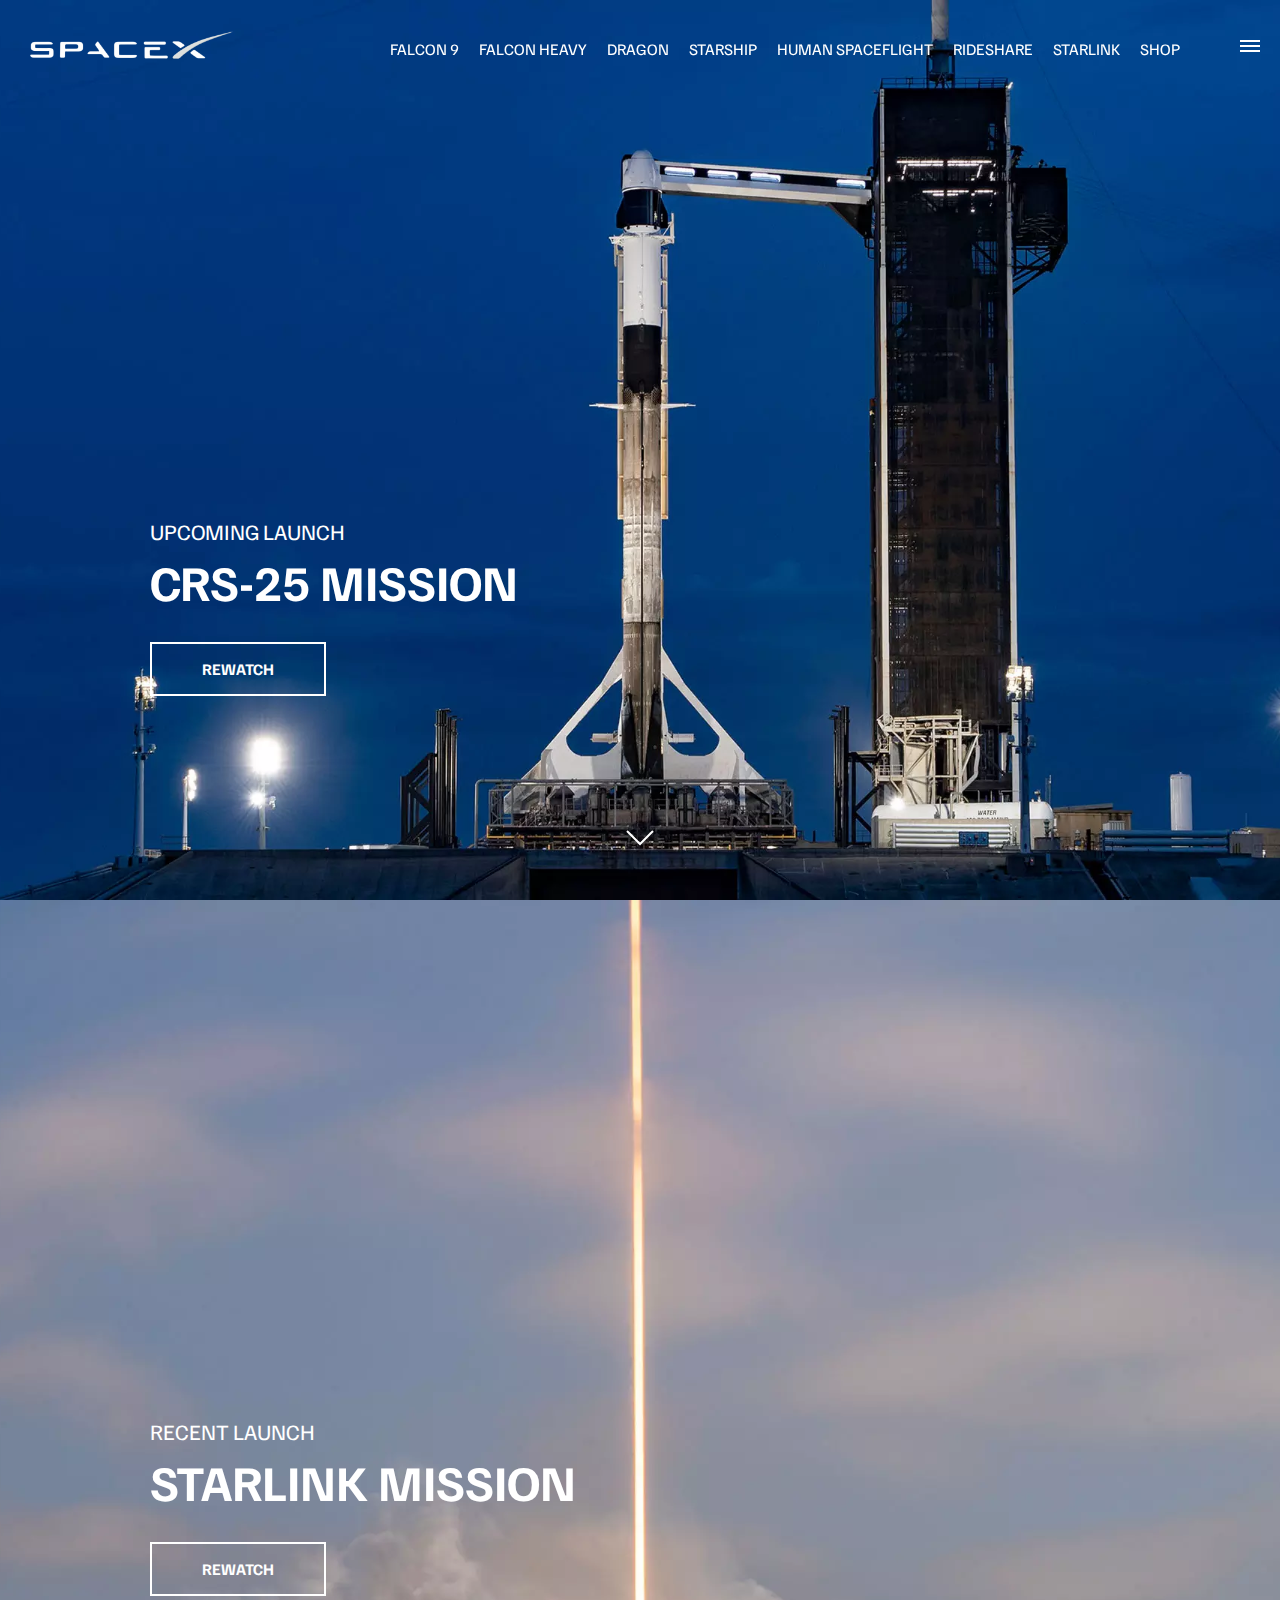
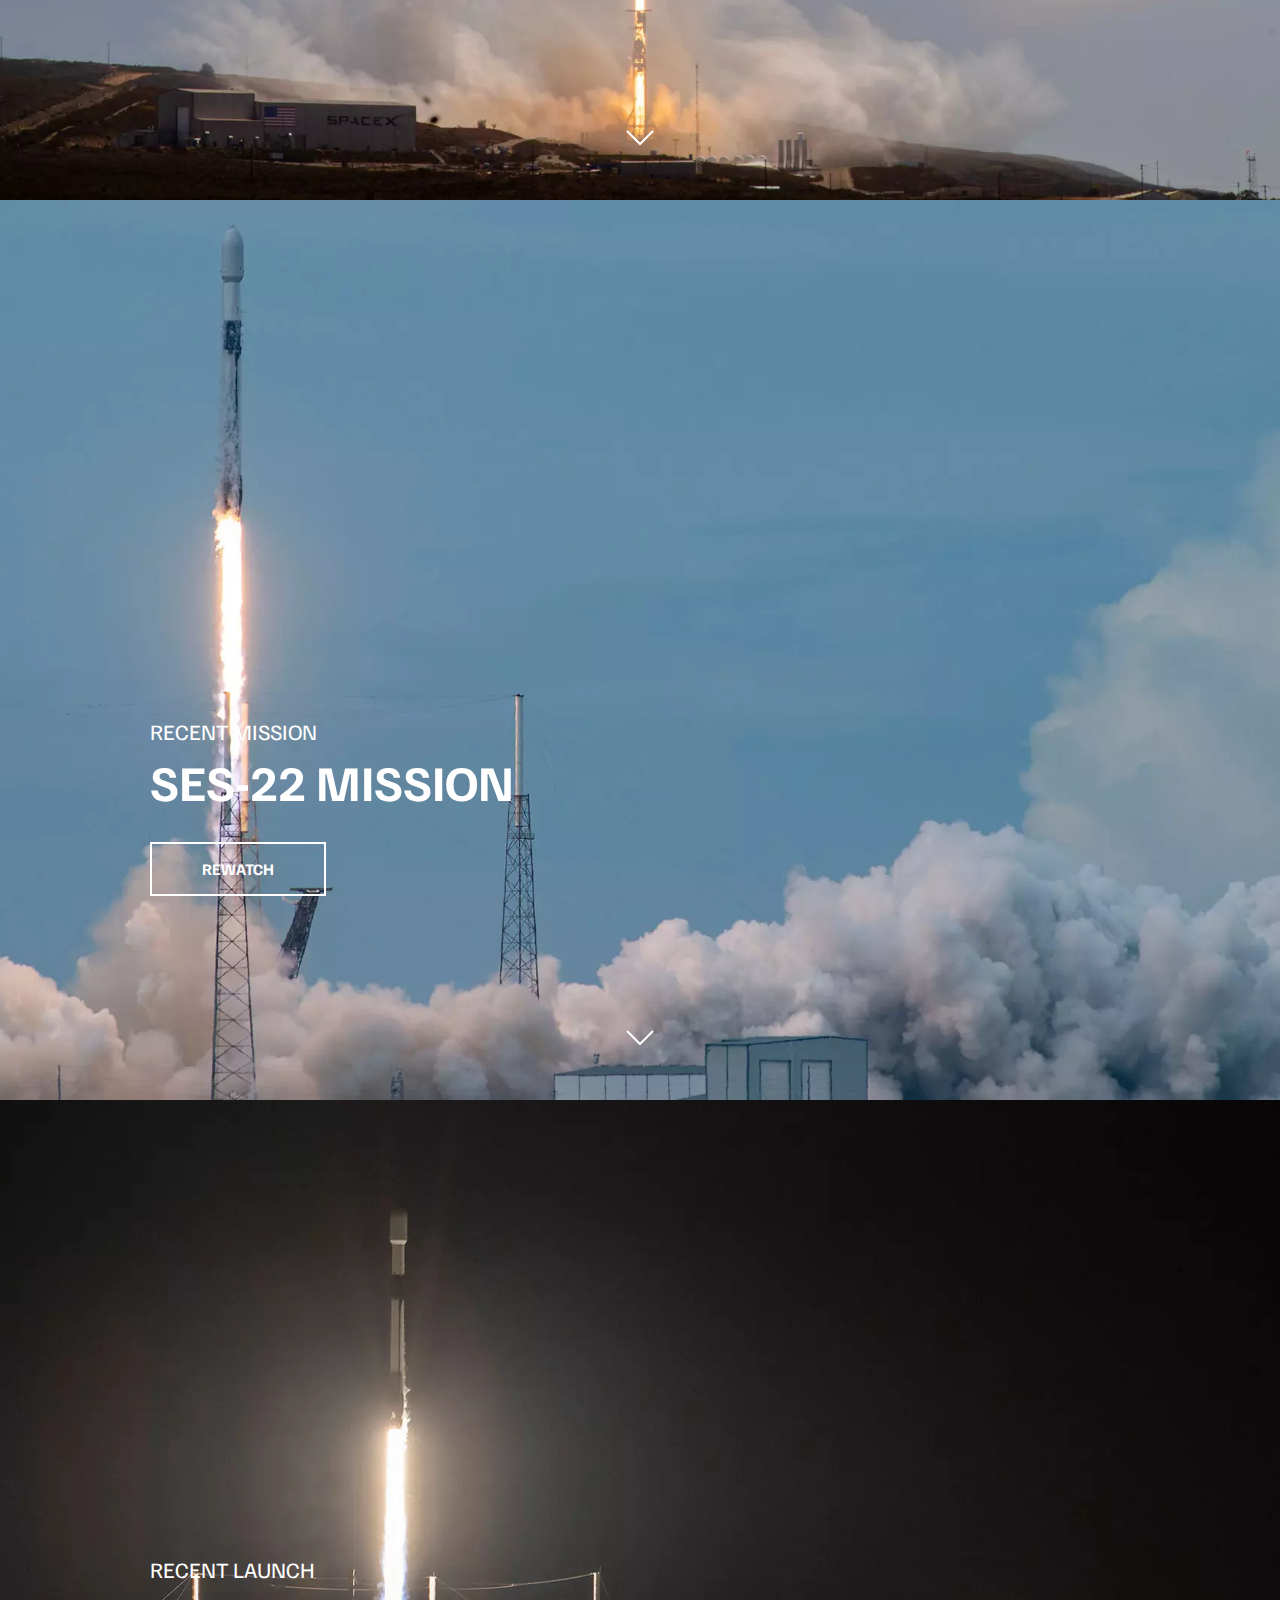
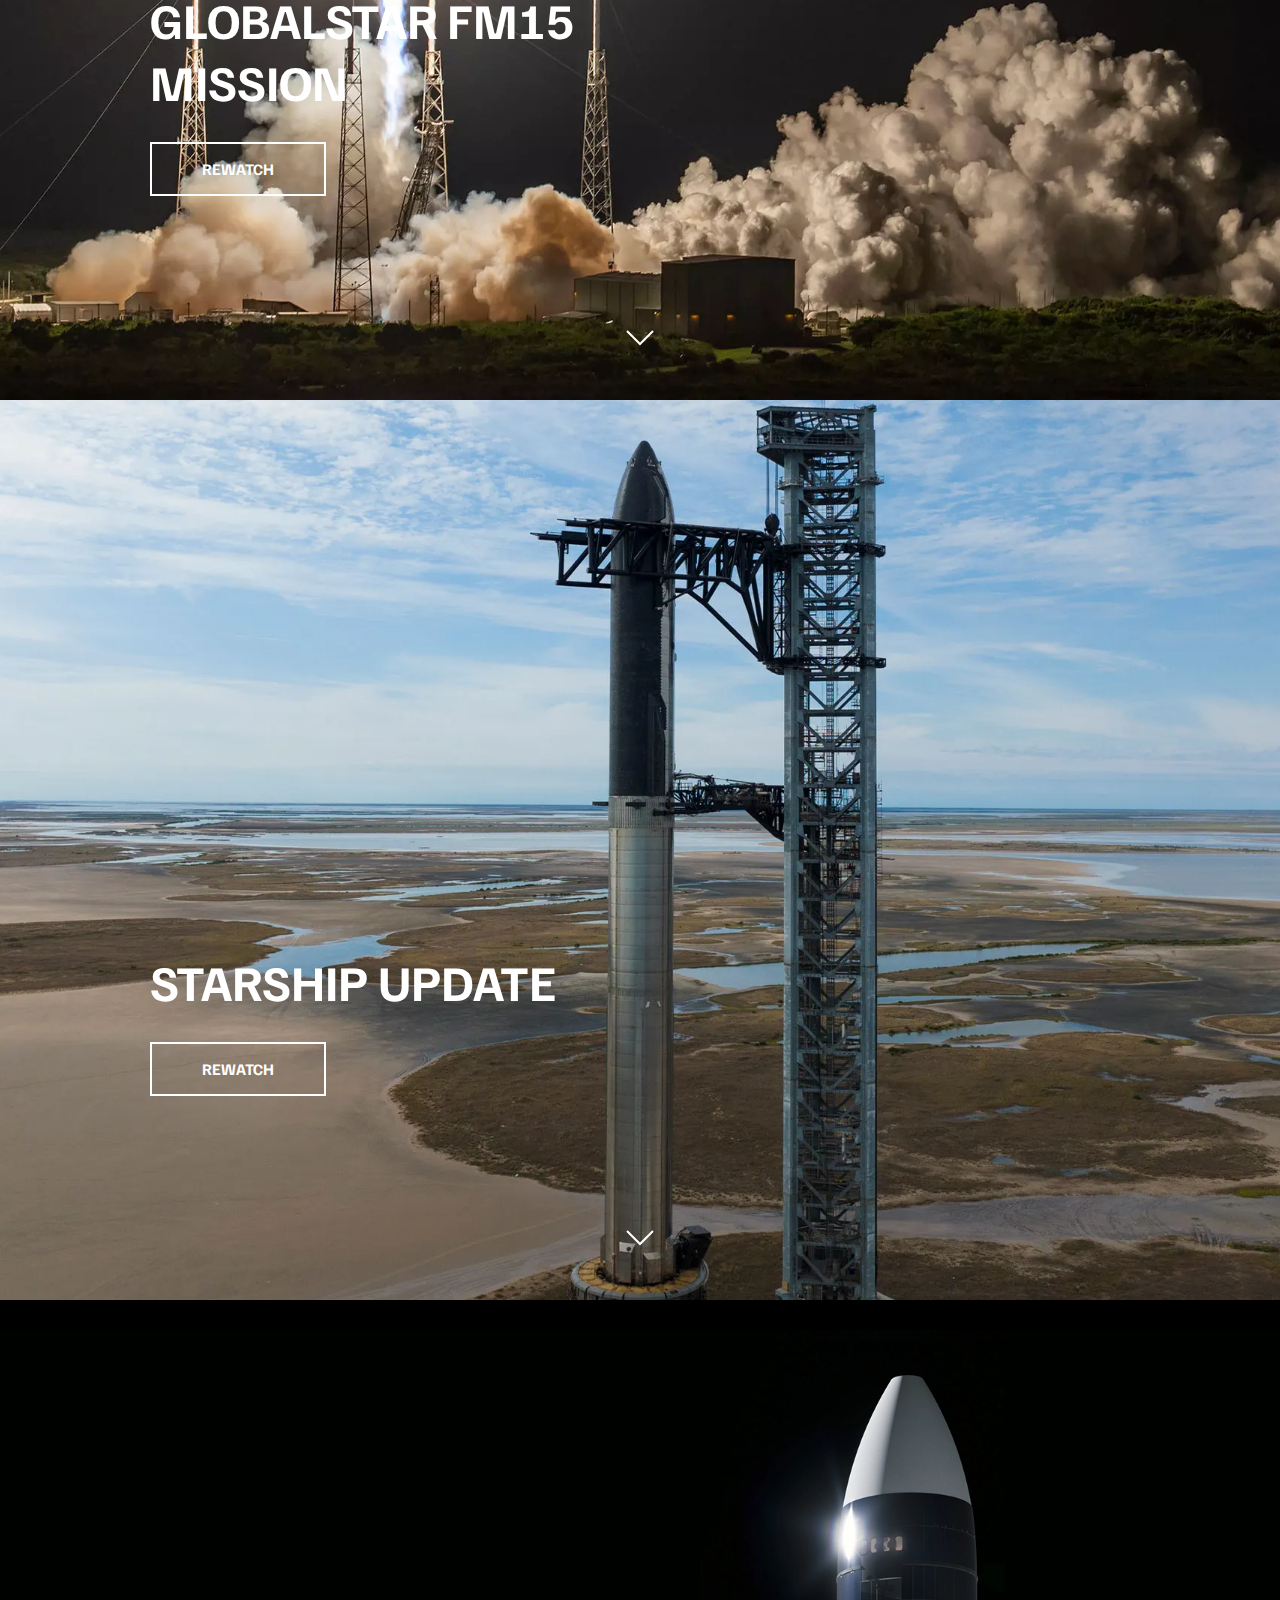
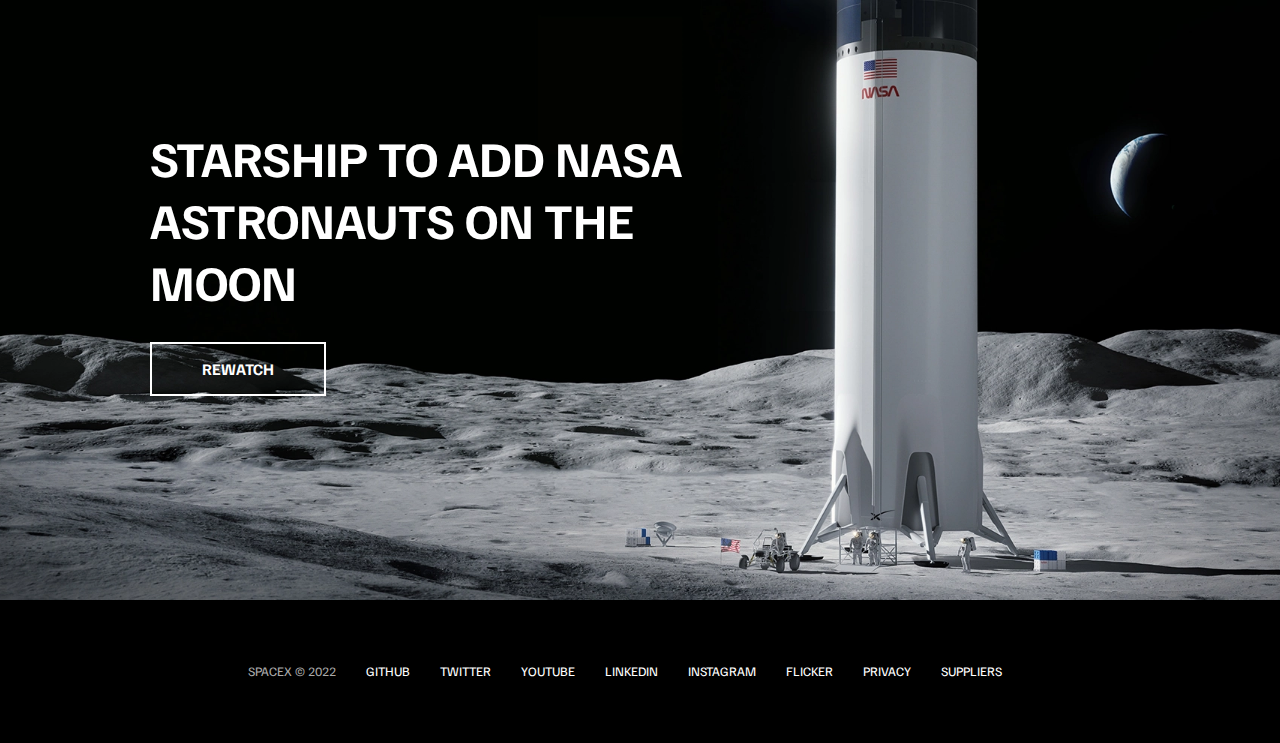
<file: index.html>
<!DOCTYPE html>
<html lang="en">

<head>
    <meta charset="UTF-8">
    <meta http-equiv="X-UA-Compatible" content="IE=edge">
    <meta name="viewport" content="width='device-width', initial-scale=1.0">
    <title>SpaceX</title>
    <link rel="stylesheet" href="css/style.css">
    <script src="js/script.js" defer></script>
    <link rel="preconnect" href="https://fonts.googleapis.com">
    <link rel="preconnect" href="https://fonts.gstatic.com" crossorigin>
    <link href="https://fonts.googleapis.com/css2?family=Familjen+Grotesk:wght@600;700&display=swap" rel="stylesheet">
</head>

<body>
    <div id="overlay"></div>
    <div id="mobile-menu" class="mobile-main-menu">
        <ul>
            <li><a href="#">Mission</a></li>
            <li><a href="#">Launches</a></li>
            <li><a href="#">Careers</a></li>
            <li><a href="#">Updates</a></li>
            <li><a href="#">Shop</a></li>
            <li class="mobile-only"><a href="falcon9.html">Falcon 9</a></li>
            <li class="mobile-only"><a href="falcon-heavy.html">Falcon Heavy</a></li>
            <li class="mobile-only"><a href="dragon.html">Dragon</a></li>
            <li class="mobile-only"><a href="falcon9.html">Starship</a></li>
            <li class="mobile-only"><a href="falcon9.html">Human Spaceflight</a></li>
            <li class="mobile-only"><a href="falcon9.html">Rideshare</a></li>
            <li class="mobile-only"><a href="falcon9.html">Starlink</a></li>
        </ul>
    </div>
    <header class="main-header">
        <div class="logo">
            <a href="index.html">
                <img src="img/logo.png" alt="SpaceX">
            </a>
        </div>
        <nav class="desktop-main-menu">
            <ul>
                <li><a href="falcon9.html">Falcon 9</a></li>
                <li><a href="falcon-heavy.html">Falcon Heavy</a></li>
                <li><a href="dragon.html">Dragon</a></li>
                <li><a href="falcon9.html">Starship</a></li>
                <li><a href="falcon9.html">Human Spaceflight</a></li>
                <li><a href="falcon9.html">Rideshare</a></li>
                <li><a href="falcon9.html">Starlink</a></li>
                <li><a href="falcon9.html">Shop</a></li>
            </ul>
        </nav>
    </header>

    <!--Hamburger Menu-->
    <button id="menu-btn" class="hamburger" type="button">
        <span class="hamburger-top"></span>
        <span class="hamburger-middle"></span>
        <span class="hamburger-bottom"></span>
    </button>

    <section class="section-a">
        <div class="section-inner">
            <h4>Upcoming Launch</h4>
            <h2>CRS-25 Mission</h2>
            <a href="#" class="btn">
                <div class="hover"></div>
                <span>Rewatch</span>
            </a>
        </div>

        <div class="scroll-arrow">
            <svg width="30px" height="20px">
                <path stroke="#ffffff" fill="none" stroke-width="2px" d="M2.000,5.000 L15.000, 18.000, L28.000, 5.000">
                </path>
            </svg>
        </div>
    </section>

    <section class="section-b">
        <div class="section-inner">
            <h4>Recent Launch</h4>
            <h2>Starlink Mission</h2>
            <a href="#" class="btn">
                <div class="hover"></div>
                <span>Rewatch</span>
            </a>
        </div>

        <div class="scroll-arrow">
            <svg width="30px" height="20px">
                <path stroke="#ffffff" fill="none" stroke-width="2px" d="M2.000,5.000 L15.000, 18.000, L28.000, 5.000">
                </path>
            </svg>
        </div>
    </section>

    <section class="section-c">
        <div class="section-inner">
            <h4>Recent Mission</h4>
            <h2>SES-22 Mission</h2>
            <a href="#" class="btn">
                <div class="hover"></div>
                <span>Rewatch</span>
            </a>
        </div>

        <div class="scroll-arrow">
            <svg width="30px" height="20px">
                <path stroke="#ffffff" fill="none" stroke-width="2px" d="M2.000,5.000 L15.000, 18.000, L28.000, 5.000">
                </path>
            </svg>
        </div>
    </section>

    <section class="section-d">
        <div class="section-inner">
            <h4>Recent Launch</h4>
            <h2>Globalstar FM15 Mission</h2>
            <a href="#" class="btn">
                <div class="hover"></div>
                <span>Rewatch</span>
            </a>
        </div>

        <div class="scroll-arrow">
            <svg width="30px" height="20px">
                <path stroke="#ffffff" fill="none" stroke-width="2px" d="M2.000,5.000 L15.000, 18.000, L28.000, 5.000">
                </path>
            </svg>
        </div>
    </section>

    <section class="section-e">
        <div class="section-inner">
            <h2>Starship Update</h2>
            <a href="#" class="btn">
                <div class="hover"></div>
                <span>Rewatch</span>
            </a>
        </div>

        <div class="scroll-arrow">
            <svg width="30px" height="20px">
                <path stroke="#ffffff" fill="none" stroke-width="2px" d="M2.000,5.000 L15.000, 18.000, L28.000, 5.000">
                </path>
            </svg>
        </div>
    </section>

    <section class="section-f">
        <div class="section-inner">
            <h2>Starship to add NASA astronauts on the moon</h2>
            <a href="#" class="btn">
                <div class="hover"></div>
                <span>Rewatch</span>
            </a>
        </div>
    </section>
    <footer>
        <ul>
            <li>SpaceX &copy; 2022</li>
            <li><a href="https://github.com/HarshitAditya27">GitHub</a></li>
            <li><a href="https://twitter.com/HarshitAditya1">Twitter</a></li>
            <li><a href="https://www.youtube.com/channel/UCNnS0-eGKFHkPvMtZgS1GoA">Youtube</a></li>
            <li><a href="https://www.linkedin.com/in/harshitaditya">LinkedIn</a></li>
            <li><a href="https://www.instagram.com/spacex/?hl=en">Instagram</a></li>
            <li><a href="https://www.flickr.com/photos/spacex">Flicker</a></li>
            <li><a href="https://www.spacex.com/media/privacy_policy_spacex.pdf">Privacy</a></li>
            <li><a href="https://www.spacex.com/supplier/">Suppliers</a></li>
        </ul>
    </footer>
</body>

</html>
</file>
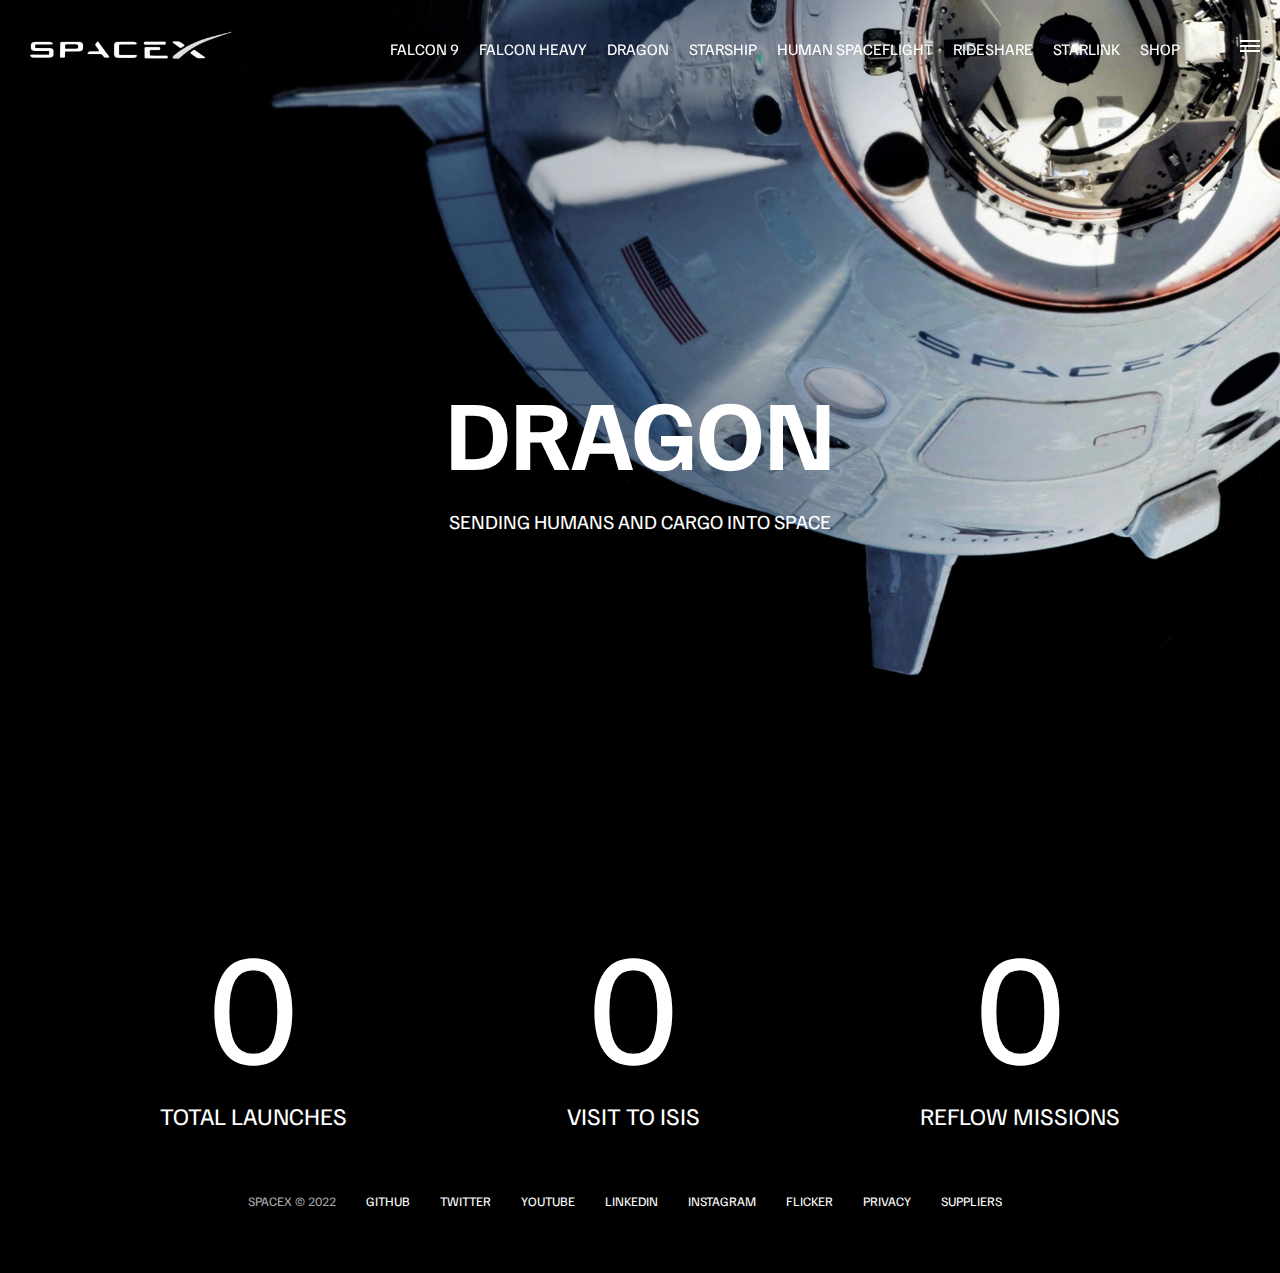
<file: dragon.html>
<!DOCTYPE html>
<html lang="en">

<head>
    <meta charset="UTF-8">
    <meta http-equiv="X-UA-Compatible" content="IE=edge">
    <meta name="viewport" content="width='device-width', initial-scale=1.0">
    <title>SpaceX - Falcon Heavy</title>
    <link rel="stylesheet" href="css/style.css">
    <script src="js/script.js" defer></script>
    <link rel="preconnect" href="https://fonts.googleapis.com">
    <link rel="preconnect" href="https://fonts.gstatic.com" crossorigin>
    <link href="https://fonts.googleapis.com/css2?family=Familjen+Grotesk:wght@600;700&display=swap" rel="stylesheet">
</head>

<body>
    <div id="overlay"></div>
    <div id="mobile-menu" class="mobile-main-menu">
        <ul>
            <li><a href="#">Mission</a></li>
            <li><a href="#">Launches</a></li>
            <li><a href="#">Careers</a></li>
            <li><a href="#">Updates</a></li>
            <li><a href="#">Shop</a></li>
            <li class="mobile-only"><a href="falcon9.html">Falcon 9</a></li>
            <li class="mobile-only"><a href="falcon-heavy.html">Falcon Heavy</a></li>
            <li class="mobile-only"><a href="dragon.html">Dragon</a></li>
            <li class="mobile-only"><a href="falcon9.html">Starship</a></li>
            <li class="mobile-only"><a href="falcon9.html">Human Spaceflight</a></li>
            <li class="mobile-only"><a href="falcon9.html">Rideshare</a></li>
            <li class="mobile-only"><a href="falcon9.html">Starlink</a></li>
        </ul>
    </div>
    <header class="main-header">
        <div class="logo">
            <a href="index.html">
                <img src="img/logo.png" alt="SpaceX">
            </a>
        </div>
        <nav class="desktop-main-menu">
            <ul>
                <li><a href="falcon9.html">Falcon 9</a></li>
                <li><a href="falcon-heavy.html">Falcon Heavy</a></li>
                <li><a href="dragon.html">Dragon</a></li>
                <li><a href="falcon9.html">Starship</a></li>
                <li><a href="falcon9.html">Human Spaceflight</a></li>
                <li><a href="falcon9.html">Rideshare</a></li>
                <li><a href="falcon9.html">Starlink</a></li>
                <li><a href="falcon9.html">Shop</a></li>
            </ul>
        </nav>
    </header>

    <!--Hamburger Menu-->
    <button id="menu-btn" class="hamburger" type="button">
        <span class="hamburger-top"></span>
        <span class="hamburger-middle"></span>
        <span class="hamburger-bottom"></span>
    </button>

    <section class="section-animate bg-dragon"></section>
    <div class="section-inner-center">
        <h3>Dragon</h3>
        <p>Sending humans and cargo into space</p>
    </div>

    <div class="stats">
        <div>
            <span class="counter" data-target="34">0</span>
            <h4>Total Launches</h4>
        </div>
        <div>
            <span class="counter" data-target="31">0</span>
            <h4>Visit to ISIS</h4>
        </div>
        <div>
            <span class="counter" data-target="13">0</span>
            <h4>Reflow Missions</h4>
        </div>
    </div>
    <footer>
        <ul>
            <li>SpaceX &copy; 2022</li>
            <li><a href="https://github.com/HarshitAditya27">GitHub</a></li>
            <li><a href="https://twitter.com/HarshitAditya1">Twitter</a></li>
            <li><a href="https://www.youtube.com/channel/UCNnS0-eGKFHkPvMtZgS1GoA">Youtube</a></li>
            <li><a href="https://www.linkedin.com/in/harshitaditya">LinkedIn</a></li>
            <li><a href="https://www.instagram.com/spacex/?hl=en">Instagram</a></li>
            <li><a href="https://www.flickr.com/photos/spacex">Flicker</a></li>
            <li><a href="https://www.spacex.com/media/privacy_policy_spacex.pdf">Privacy</a></li>
            <li><a href="https://www.spacex.com/supplier/">Suppliers</a></li>
        </ul>
    </footer>
</body>

</html>
</file>
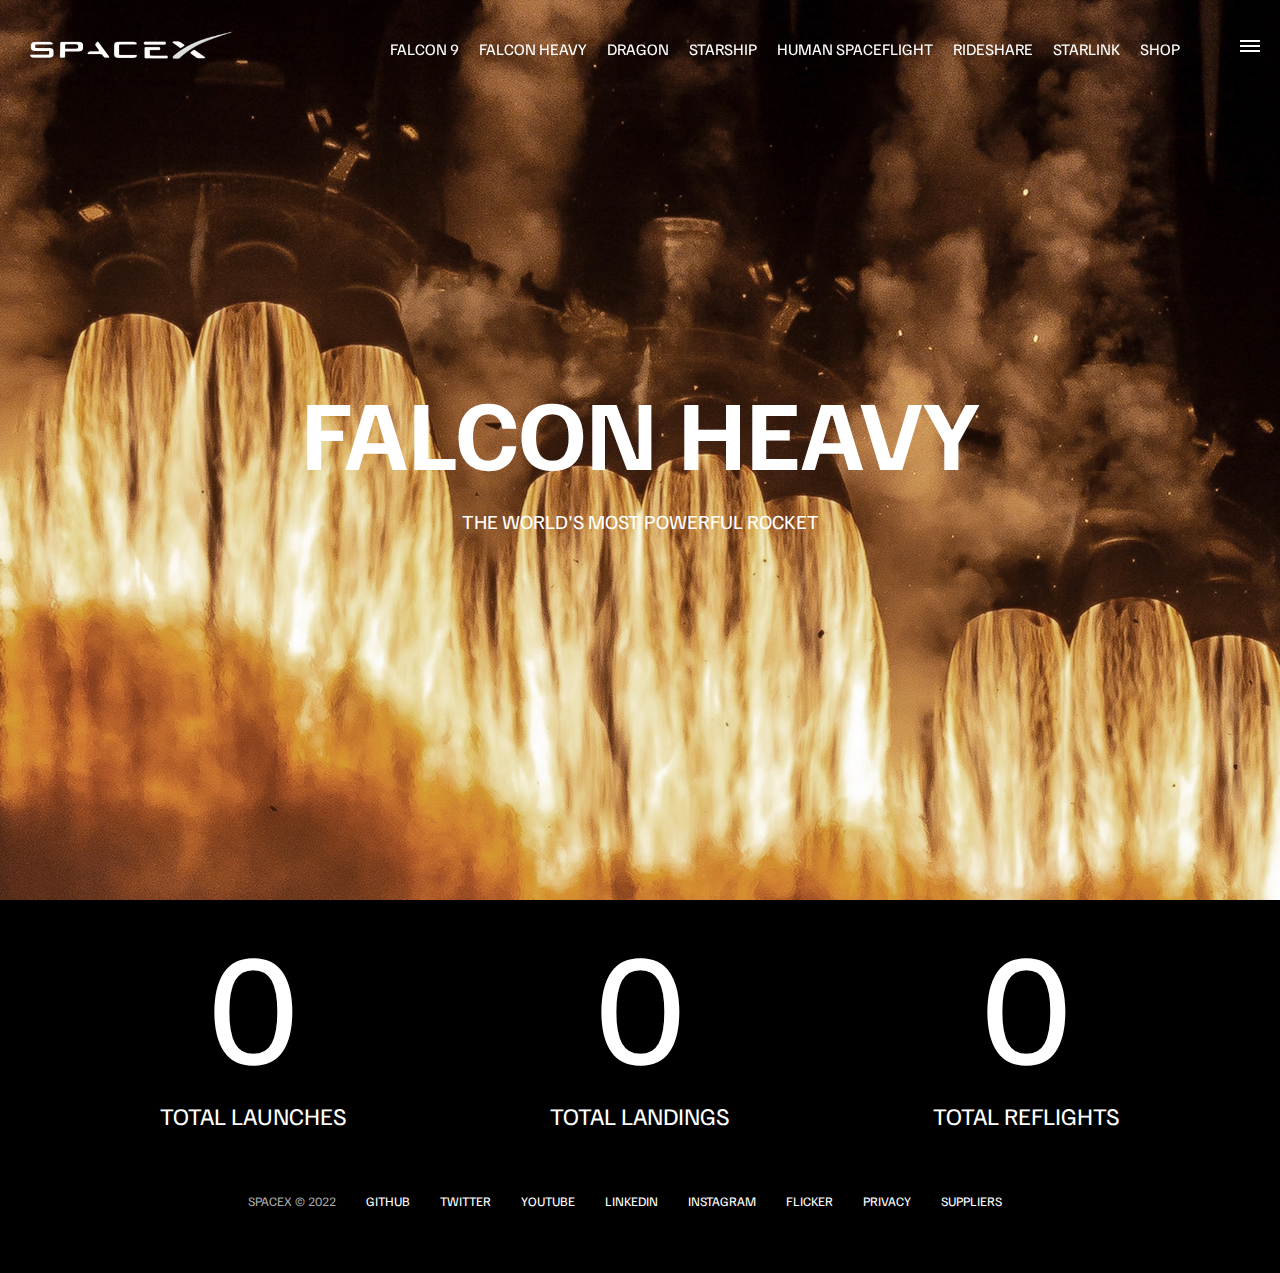
<file: falcon-heavy.html>
<!DOCTYPE html>
<html lang="en">

<head>
    <meta charset="UTF-8">
    <meta http-equiv="X-UA-Compatible" content="IE=edge">
    <meta name="viewport" content="width='device-width', initial-scale=1.0">
    <title>SpaceX - Falcon Heavy</title>
    <link rel="stylesheet" href="css/style.css">
    <script src="js/script.js" defer></script>
    <link rel="preconnect" href="https://fonts.googleapis.com">
    <link rel="preconnect" href="https://fonts.gstatic.com" crossorigin>
    <link href="https://fonts.googleapis.com/css2?family=Familjen+Grotesk:wght@600;700&display=swap" rel="stylesheet">
</head>

<body>
    <div id="overlay"></div>
    <div id="mobile-menu" class="mobile-main-menu">
        <ul>
            <li><a href="#">Mission</a></li>
            <li><a href="#">Launches</a></li>
            <li><a href="#">Careers</a></li>
            <li><a href="#">Updates</a></li>
            <li><a href="#">Shop</a></li>
            <li class="mobile-only"><a href="falcon9.html">Falcon 9</a></li>
            <li class="mobile-only"><a href="falcon-heavy.html">Falcon Heavy</a></li>
            <li class="mobile-only"><a href="dragon.html">Dragon</a></li>
            <li class="mobile-only"><a href="falcon9.html">Starship</a></li>
            <li class="mobile-only"><a href="falcon9.html">Human Spaceflight</a></li>
            <li class="mobile-only"><a href="falcon9.html">Rideshare</a></li>
            <li class="mobile-only"><a href="falcon9.html">Starlink</a></li>
        </ul>
    </div>
    <header class="main-header">
        <div class="logo">
            <a href="index.html">
                <img src="img/logo.png" alt="SpaceX">
            </a>
        </div>
        <nav class="desktop-main-menu">
            <ul>
                <li><a href="falcon9.html">Falcon 9</a></li>
                <li><a href="falcon-heavy.html">Falcon Heavy</a></li>
                <li><a href="dragon.html">Dragon</a></li>
                <li><a href="falcon9.html">Starship</a></li>
                <li><a href="falcon9.html">Human Spaceflight</a></li>
                <li><a href="falcon9.html">Rideshare</a></li>
                <li><a href="falcon9.html">Starlink</a></li>
                <li><a href="falcon9.html">Shop</a></li>
            </ul>
        </nav>
    </header>

    <!--Hamburger Menu-->
    <button id="menu-btn" class="hamburger" type="button">
        <span class="hamburger-top"></span>
        <span class="hamburger-middle"></span>
        <span class="hamburger-bottom"></span>
    </button>

    <section class="section-animate bg-falcon-heavy"></section>
    <div class="section-inner-center">
        <h3>Falcon Heavy</h3>
        <p>The world's most powerful rocket</p>
    </div>

    <div class="stats">
        <div>
            <span class="counter" data-target="3">0</span>
            <h4>Total Launches</h4>
        </div>
        <div>
            <span class="counter" data-target="7">0</span>
            <h4>Total Landings</h4>
        </div>
        <div>
            <span class="counter" data-target="4">0</span>
            <h4>Total Reflights</h4>
        </div>
    </div>
    <footer>
        <ul>
            <li>SpaceX &copy; 2022</li>
            <li><a href="https://github.com/HarshitAditya27">GitHub</a></li>
            <li><a href="https://twitter.com/HarshitAditya1">Twitter</a></li>
            <li><a href="https://www.youtube.com/channel/UCNnS0-eGKFHkPvMtZgS1GoA">Youtube</a></li>
            <li><a href="https://www.linkedin.com/in/harshitaditya">LinkedIn</a></li>
            <li><a href="https://www.instagram.com/spacex/?hl=en">Instagram</a></li>
            <li><a href="https://www.flickr.com/photos/spacex">Flicker</a></li>
            <li><a href="https://www.spacex.com/media/privacy_policy_spacex.pdf">Privacy</a></li>
            <li><a href="https://www.spacex.com/supplier/">Suppliers</a></li>
        </ul>
    </footer>
</body>

</html>
</file>
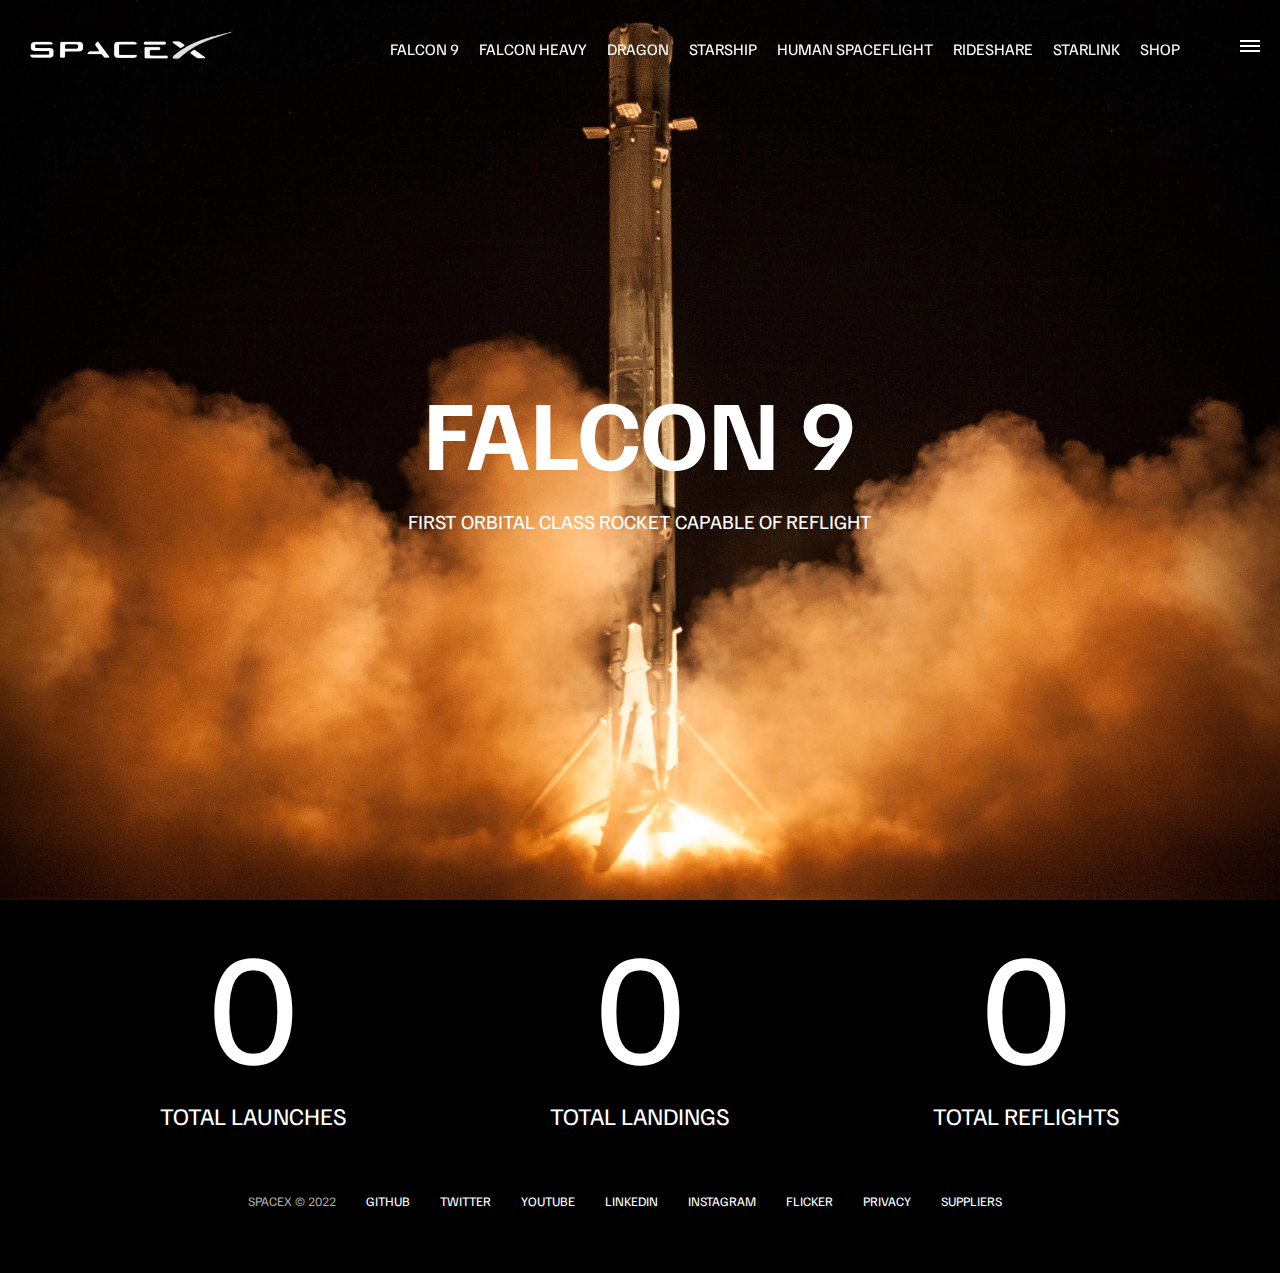
<file: falcon9.html>
<!DOCTYPE html>
<html lang="en">

<head>
    <meta charset="UTF-8">
    <meta http-equiv="X-UA-Compatible" content="IE=edge">
    <meta name="viewport" content="width='device-width', initial-scale=1.0">
    <title>SpaceX - Falcon 9</title>
    <link rel="stylesheet" href="css/style.css">
    <script src="js/script.js" defer></script>
    <link rel="preconnect" href="https://fonts.googleapis.com">
    <link rel="preconnect" href="https://fonts.gstatic.com" crossorigin>
    <link href="https://fonts.googleapis.com/css2?family=Familjen+Grotesk:wght@600;700&display=swap" rel="stylesheet">
</head>

<body>
    <div id="overlay"></div>
    <div id="mobile-menu" class="mobile-main-menu">
        <ul>
            <li><a href="#">Mission</a></li>
            <li><a href="#">Launches</a></li>
            <li><a href="#">Careers</a></li>
            <li><a href="#">Updates</a></li>
            <li><a href="#">Shop</a></li>
            <li class="mobile-only"><a href="falcon9.html">Falcon 9</a></li>
            <li class="mobile-only"><a href="falcon-heavy.html">Falcon Heavy</a></li>
            <li class="mobile-only"><a href="dragon.html">Dragon</a></li>
            <li class="mobile-only"><a href="falcon9.html">Starship</a></li>
            <li class="mobile-only"><a href="falcon9.html">Human Spaceflight</a></li>
            <li class="mobile-only"><a href="falcon9.html">Rideshare</a></li>
            <li class="mobile-only"><a href="falcon9.html">Starlink</a></li>
        </ul>
    </div>
    <header class="main-header">
        <div class="logo">
            <a href="index.html">
                <img src="img/logo.png" alt="SpaceX">
            </a>
        </div>
        <nav class="desktop-main-menu">
            <ul>
                <li><a href="falcon9.html">Falcon 9</a></li>
                <li><a href="falcon-heavy.html">Falcon Heavy</a></li>
                <li><a href="dragon.html">Dragon</a></li>
                <li><a href="falcon9.html">Starship</a></li>
                <li><a href="falcon9.html">Human Spaceflight</a></li>
                <li><a href="falcon9.html">Rideshare</a></li>
                <li><a href="falcon9.html">Starlink</a></li>
                <li><a href="falcon9.html">Shop</a></li>
            </ul>
        </nav>
    </header>

    <!--Hamburger Menu-->
    <button id="menu-btn" class="hamburger" type="button">
        <span class="hamburger-top"></span>
        <span class="hamburger-middle"></span>
        <span class="hamburger-bottom"></span>
    </button>

    <section class="section-animate bg-falcon-9"></section>
    <div class="section-inner-center">
        <h3>Falcon 9</h3>
        <p>First orbital class rocket capable of reflight</p>
    </div>

    <div class="stats">
        <div>
            <span class="counter" data-target="169">0</span>
            <h4>Total Launches</h4>
        </div>
        <div>
            <span class="counter" data-target="129">0</span>
            <h4>Total Landings</h4>
        </div>
        <div>
            <span class="counter" data-target="108">0</span>
            <h4>Total Reflights</h4>
        </div>
    </div>
    <footer>
        <ul>
            <li>SpaceX &copy; 2022</li>
            <li><a href="https://github.com/HarshitAditya27">GitHub</a></li>
            <li><a href="https://twitter.com/HarshitAditya1">Twitter</a></li>
            <li><a href="https://www.youtube.com/channel/UCNnS0-eGKFHkPvMtZgS1GoA">Youtube</a></li>
            <li><a href="https://www.linkedin.com/in/harshitaditya">LinkedIn</a></li>
            <li><a href="https://www.instagram.com/spacex/?hl=en">Instagram</a></li>
            <li><a href="https://www.flickr.com/photos/spacex">Flicker</a></li>
            <li><a href="https://www.spacex.com/media/privacy_policy_spacex.pdf">Privacy</a></li>
            <li><a href="https://www.spacex.com/supplier/">Suppliers</a></li>
        </ul>
    </footer>
</body>

</html>
</file>
<file: css/style.css>
*,
*::before,
*::after {
    margin: 0;
    padding: 0;
    box-sizing: border-box;
}


body {
    font-family: 'Familjen Grotesk', sans-serif;
    background: #000;
    color: #fff;
}

a {
    text-decoration: none;
    color: #fff;
}

ul {
    list-style: none;
}

.main-header {
    position: fixed;
    top: 0;
    left: 0;
    width: 100%;
    z-index: 3;
    display: flex;
    justify-content: space-between;
    align-items: center;
    text-transform: uppercase;
    height: 100px;
    padding: 0 30px;
}

/*Logo*/
.logo {
    width: 210px;
    height: auto;
}

.logo img {
    display: block;
    width: 100%;
    height: auto;
}

/*Desktop Menu*/
.desktop-main-menu {
    margin-right: 50px;
}

.desktop-main-menu ul {
    display: flex;
}

.desktop-main-menu ul li {
    position: relative;
    margin-right: 20px;
    padding-bottom: 2px;
}

/*Main item bottom border */
.desktop-main-menu ul li a::after {
    content: '';
    position: absolute;
    bottom: 0;
    left: 0;
    width: 100%;
    height: 1px;
    background: #fff;
    transform: scaleX(0);
    transition: transform 0.6s cubic-bezier(0.19, 1, 0.22, 1);
    transform-origin: right center;
}

.desktop-main-menu ul li a:hover::after {
    transform: scaleX(1);
    transform-origin: left center;
    transition-duration: 0.4s;
}

/*Sections*/
section {
    position: relative;
    height: 100vh;
    background-position: center center;
    background-repeat: no-repeat;
    background-size: cover;
    text-transform: uppercase;
}

.section-inner {
    position: absolute;
    bottom: 200px;
    left: 150px;
    max-width: 560px;
}

.section-inner h4 {
    font-size: 22px;
    margin-bottom: 5px;
    font-weight: 300;
    animation: fadeInUp 0.5s ease-in-out;
}

.section-inner h2 {
    font-size: 50px;
    font-weight: 700;
    margin-bottom: 20px;
    animation: fadeInUp 0.5s ease-in-out 0.2s;
    animation-fill-mode: both;
}

.section-inner a {
    animation: fadeInUp 0.5s ease-in-out 0.4s;
    animation-fill-mode: both;
}

/*Background Images*/
.section-a {
    background-image: url('../img/section-a.webp');
}

.section-b {
    background-image: url('../img/section-b.webp');
}

.section-c {
    background-image: url('../img/section-c.webp');
}

.section-d {
    background-image: url('../img/section-d.webp');
}

.section-e {
    background-image: url('../img/section-e.webp');
}

.section-f {
    background-image: url('../img/section-f.webp');
}


.btn {
    position: relative;
    display: inline-block;
    cursor: pointer;
    text-align: center;
    min-width: 130px;
    padding: 15px 50px;
    margin-top: 10px;
    border: 2px solid #fff;
    text-transform: uppercase;
    font-weight: bold;
    overflow: hidden;
    z-index: 2;
}

.btn:hover span {
    color: #000;
}

.btn .hover {
    position: absolute;
    top: 0;
    left: 0;
    width: 100%;
    height: 100%;
    background-color: #fff;
    color: #000;
    z-index: -1;
    transform: translateY(100%);
    transition: transform 0.6s cubic-bezier(0.19, 1, 0.22, 1);
}

.btn:hover .hover {
    transform: translateY(0);
}

.scroll-arrow {
    position: absolute;
    bottom: 50px;
    left: 50%;
    transform: translateX(-50%);
    animation: fadeBounce 5s infinite;
}

/*Footer*/
footer {
    position: relative;
    padding: 55px 0;
}

footer ul {
    display: flex;
    justify-content: center;
    align-items: center;
    flex-wrap: wrap;
}

footer ul li {
    margin-right: 30px;
    color: #aaa;
    text-transform: uppercase;
    font-size: 13px;
    line-height: 2.5;
}

footer ul li a {
    color: #fff;
    transition: color 0.6s;
}

footer ul li a:hover {
    color: #aaa;
}

/*Hamburger Menu*/
.hamburger {
    position: fixed;
    top: 40px;
    right: 20px;
    z-index: 10;
    cursor: pointer;
    width: 20px;
    height: 20px;
    background: none;
    border: none;
}

.hamburger-top,
.hamburger-middle,
.hamburger-bottom {
    position: absolute;
    width: 20px;
    height: 2px;
    top: 0;
    left: 0;
    background: #fff;
    transition: all 0.5s;

}

.hamburger-middle {
    transform: translateY(5px);
}

.hamburger-bottom {
    transform: translateY(10px);
}

/* Transition hamburger to X when open*/
.open {
    transform: rotate(90deg);
}

.open .hamburger-top {
    transform: rotate(45deg) translateY(6px) translateX(6px);
}

.open .hamburger-middle {
    display: none;
}

.open .hamburger-bottom {
    transform: rotate(-45deg) translateY(6px) translateX(-6px);
}

/*Overlay*/
.overlay-show {
    position: fixed;
    top: 0;
    left: 0;
    width: 100%;
    height: 100%;
    background-color: rgba(0, 0, 0, 0.5);
    z-index: 3;
}

/*Stop body scroll*/
.stop-scrolling {
    overflow: hidden;
}

.mobile-only {
    display: none;
}

/*Mobile Menu*/
.mobile-main-menu {
    position: fixed;
    top: 0;
    right: 0;
    width: 350px;
    height: 100%;
    background: #000;
    z-index: 4;
    display: flex;
    align-items: center;
    justify-content: center;
    transform: translateX(100%);
    transition: transform 0.6s cubic-bezier(0.19, 1, 0.22, 1);
}

/* Bring menu from right*/
.show-menu {
    transform: translateX(0);
}

.mobile-main-menu ul {
    display: flex;
    flex-direction: column;
    align-items: end;
    justify-content: center;
    padding: 50px;
    width: 100%;
}

.mobile-main-menu ul li {
    margin-bottom: 20px;
    font-size: 18px;
    text-transform: uppercase;
    border-bottom: 1px #fff dotted;
    width: 100%;
    text-align: right;
    padding-bottom: 8px;
}

.mobile-main-menu ul li a {
    color: #fff;
    transition: color 0.6s;
}

.mobile-main-menu ul li a:hover {
    color: #aaa;
}

/*Inner Pages*/
.bg-falcon-9 {
    background-image: url('../img/falcon-9.webp');
}

.bg-falcon-heavy {
    background-image: url('../img/falcon-heavy.webp');
}

.bg-dragon {
    background-image: url('../img/dragon.webp');
}


.section-animate {
    animation: fadeIn 2s ease-in-out;
}

.section-inner-center {
    position: absolute;
    top: 50%;
    left: 50%;
    transform: translate(-50%, -50%);
    text-transform: uppercase;
    text-align: center;
    width: 80%;
}

.section-inner-center h3 {
    font-size: 100px;
    margin-bottom: 15px;
    animation: fadeInUp 0.5s ease-in-out;
}

.section-inner-center p {
    font-size: 20px;
    animation: fadeInUp 0.5s ease-in-out 0.2s;
    animation-fill-mode: both;
}

/* Stats */
.stats {
    max-width: 960px;
    margin: 0 auto;
    display: flex;
    align-items: center;
    justify-content: space-between;
    text-align: center;
    text-transform: uppercase;
}

.stats div span {
    font-size: 160px;
}

.stats div h4 {
    font-size: 24px;
    font-weight: 300;
}

/* Animation */

@keyframes fadeInUp {
    0% {
        opacity: 0;
        transform: translateY(140%);
    }

    100% {
        opacity: 1;
        transform: translateY(0);
    }
}

@keyframes fadeIn {
    0% {
        opacity: 0;
    }

    100% {
        opacity: 1;
    }
}


@keyframes fadeBounce {

    0%,
    20%,
    50%,
    80%,
    100% {
        opacity: 0;
        transform: translateY(-20%);
    }

    40% {
        opacity: 1;
        transform: translateY(0);
    }
}

/*Media Queries*/
@media (max-width: 960px) {
    .desktop-main-menu {
        display: none;
    }

    .mobile-only {
        display: block;
    }

    .section-inner-center h3 {
        font-size: 75px;
    }
}

@media (max-width: 600px) {
    .section-inner {
        bottom: 75px;
        left: 20px;
    }

    .section-inner h2 {
        font-size: 40px;
    }

    footer ul li:first-child {
        position: absolute;
        top: 30px;
        left: 50%;
        transform: translate(-50%, -50%);
    }

    footer ul li {
        margin-right: 15px;
    }

    .logo {
        width: 150px;
        margin: auto;
    }


    .section-inner-center h3 {
        font-size: 50px;
    }

    .stats {
        flex-direction: column;
    }

    .stats div {
        margin-bottom: 20px;
    }
}
</file>
